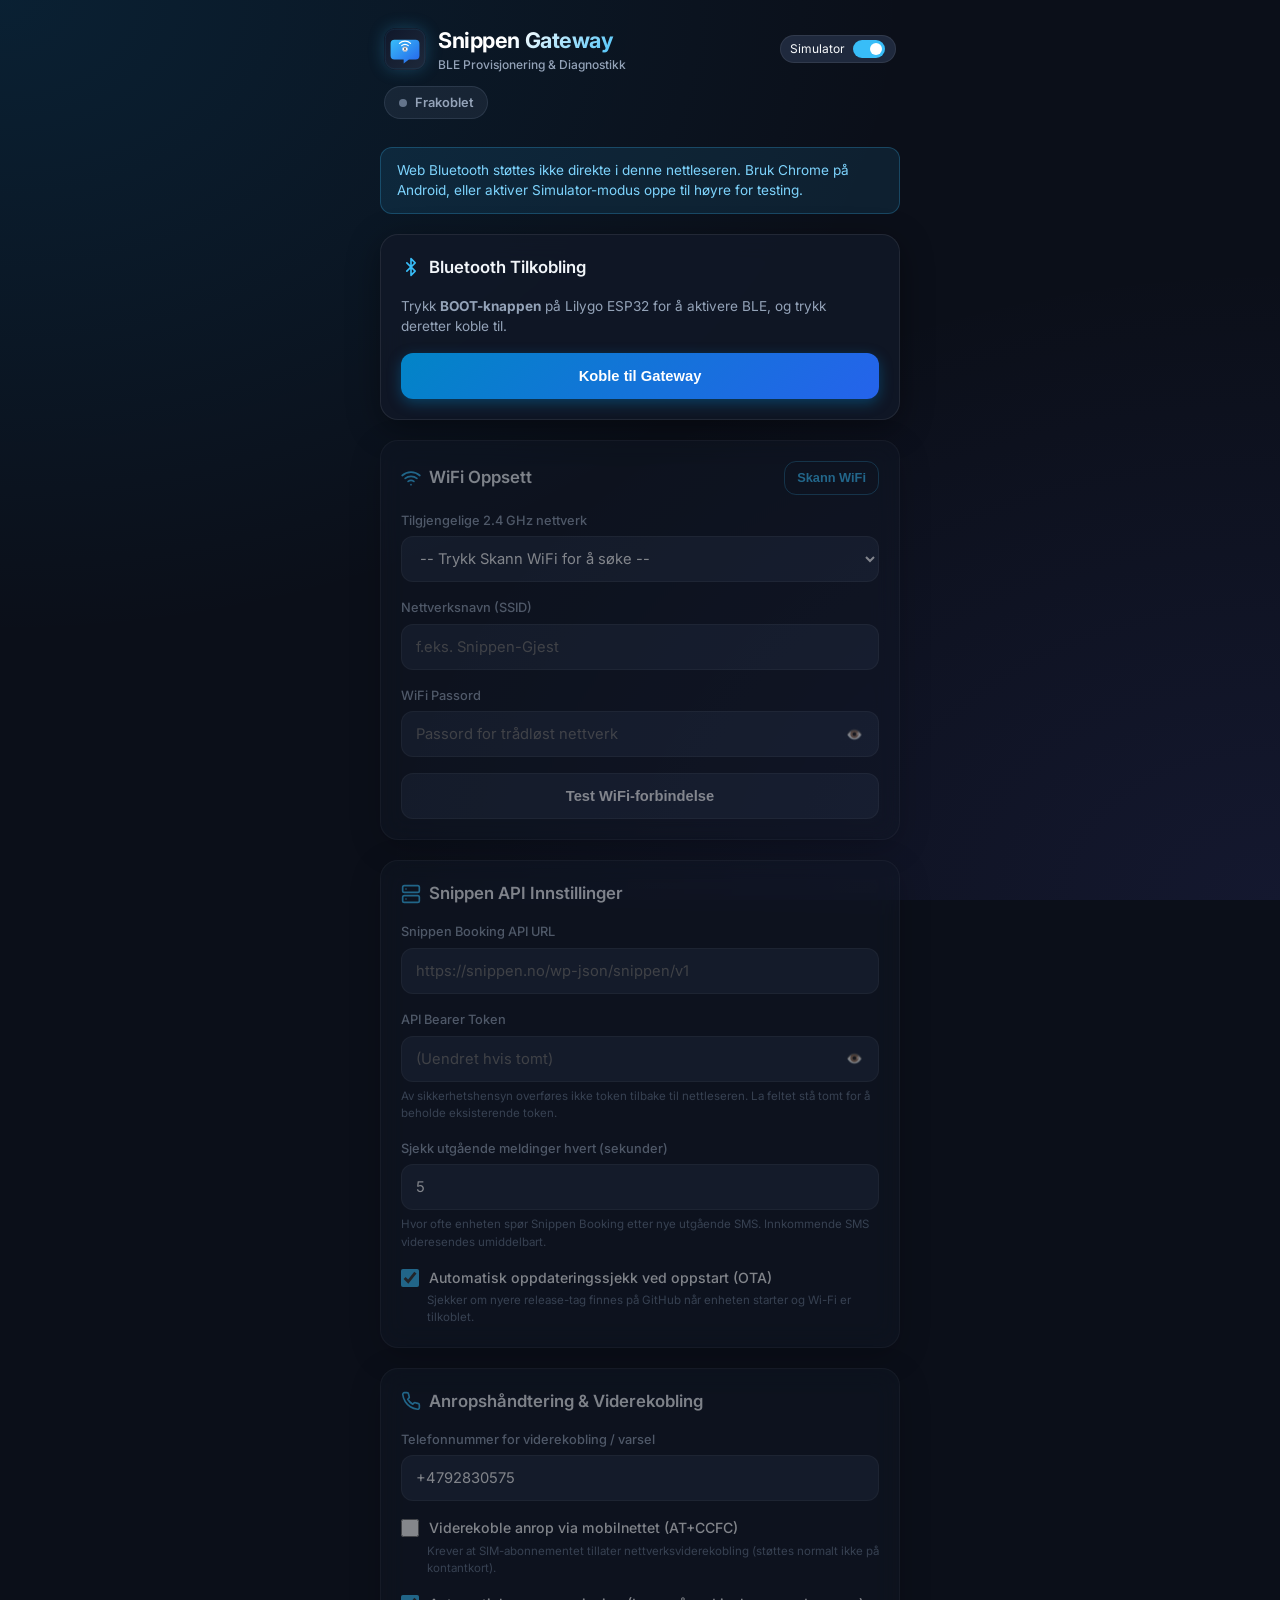
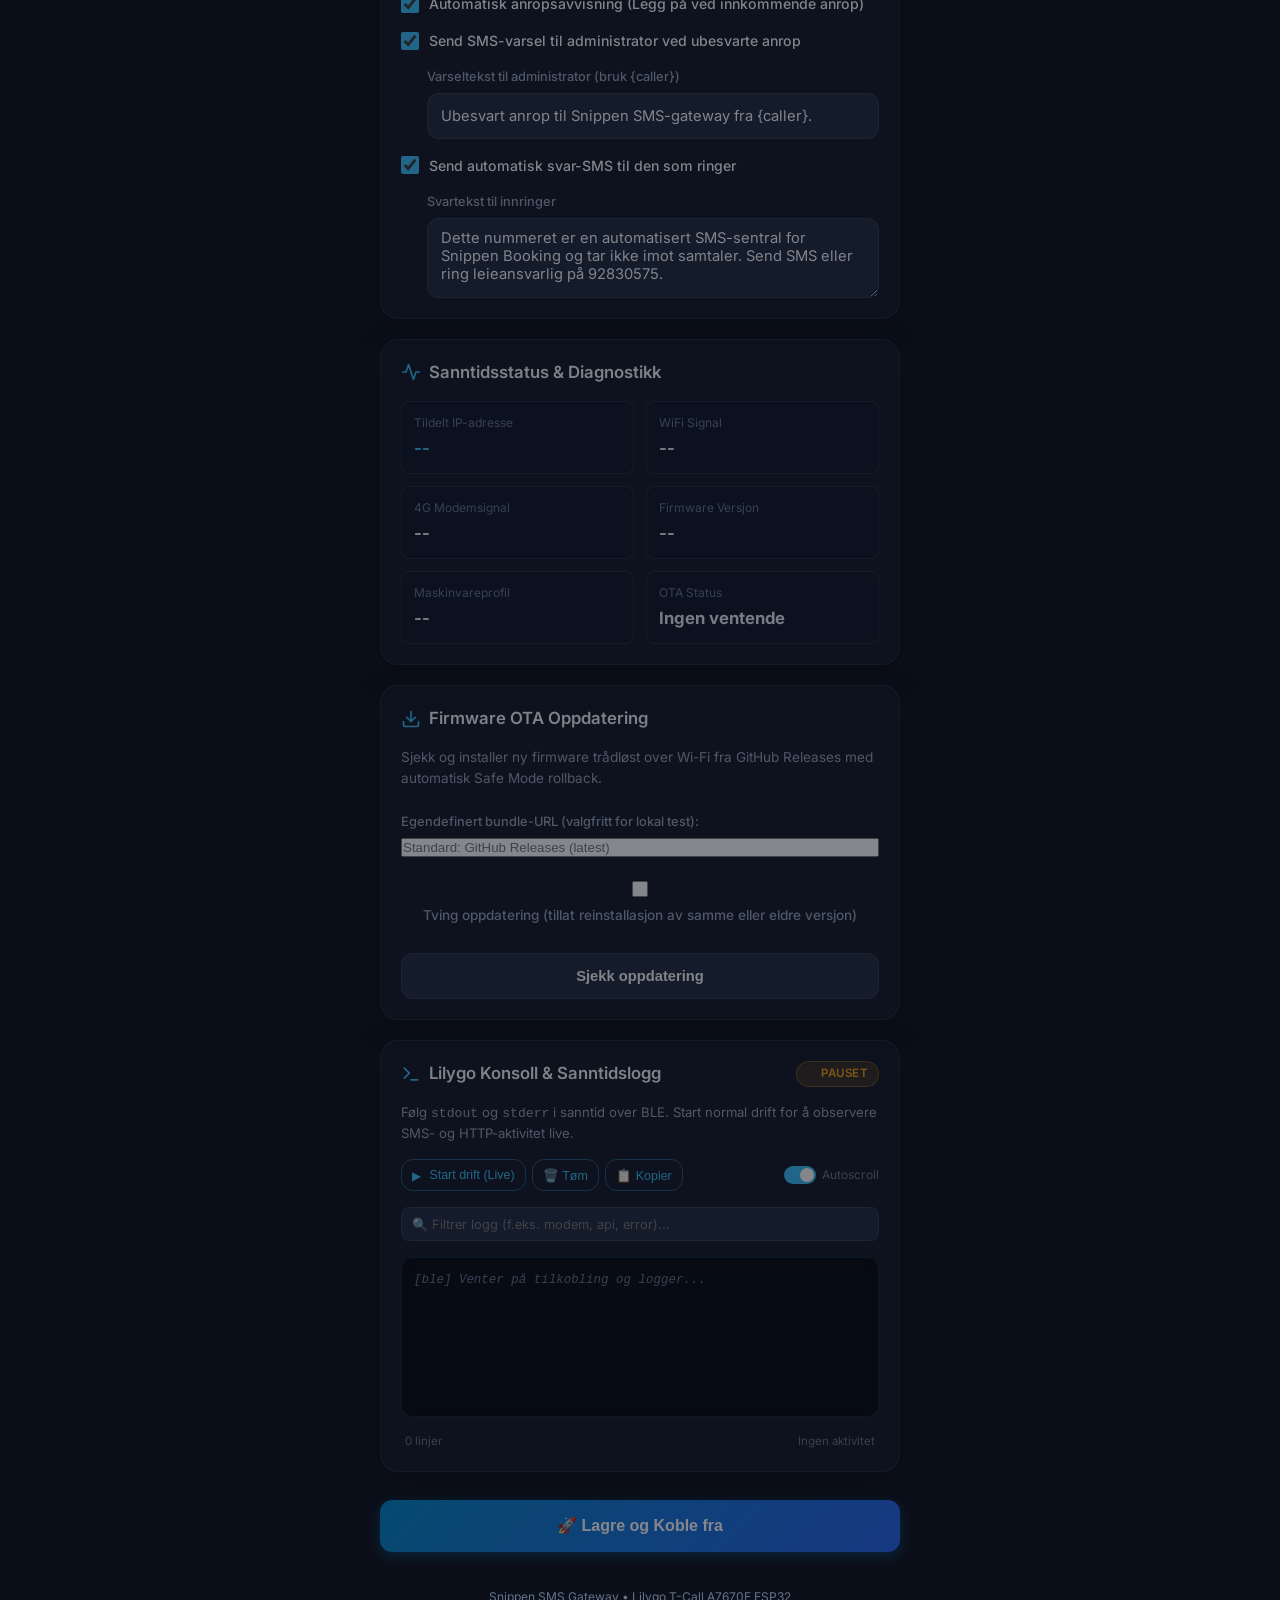
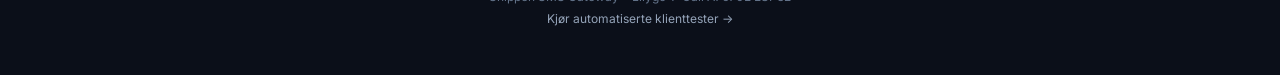
<file: tools/web-config/index.html>
<!DOCTYPE html>
<html lang="no">
<head>
  <meta charset="UTF-8">
  <meta name="viewport" content="width=device-width, initial-scale=1.0, maximum-scale=1.0, user-scalable=no">
  <meta name="theme-color" content="#0284c7">
  <meta name="description" content="Bluetooth Low Energy konfigurasjon og diagnostikk for Snippen SMS Gateway (Lilygo ESP32)">
  <meta name="apple-mobile-web-app-capable" content="yes">
  <meta name="apple-mobile-web-app-status-bar-style" content="black-translucent">
  <link rel="manifest" href="manifest.json">
  <link rel="icon" type="image/svg+xml" href="assets/icon.svg">
  <link rel="apple-touch-icon" href="assets/icon.svg">

  <link rel="preconnect" href="https://fonts.googleapis.com">
  <link rel="preconnect" href="https://fonts.gstatic.com" crossorigin>
  <link href="https://fonts.googleapis.com/css2?family=Inter:wght@400;500;600;700&display=swap" rel="stylesheet">

  <link rel="stylesheet" href="css/styles.css?v=0.31.5">
  <title>Snippen SMS Gateway | Konfigurasjon</title>
</head>
<body>

  <main class="app-container">
    <!-- Header -->
    <header class="app-header">
      <div class="header-top">
        <div class="brand">
          <img src="assets/icon.svg" alt="Snippen Logo" class="brand-icon">
          <div>
            <h1 class="brand-title">Snippen Gateway</h1>
            <div class="brand-subtitle">BLE Provisjonering & Diagnostikk</div>
          </div>
        </div>

        <!-- Simulator Mode Toggle -->
        <div class="mode-toggle-wrapper" title="Veksle mellom ekte Bluetooth og simulator">
          <span>Simulator</span>
          <label class="switch" for="simulator-toggle">
            <input type="checkbox" id="simulator-toggle">
            <span class="slider"></span>
          </label>
        </div>
      </div>

      <div class="status-pill disconnected" id="connection-pill">
        <span class="status-dot"></span>
        <span id="connection-label">Frakoblet</span>
      </div>
    </header>

    <!-- Global Feedback Banner -->
    <div id="feedback-banner" class="feedback-box">
      <span id="feedback-text">Melding</span>
    </div>

    <!-- Card 1: Connection -->
    <section class="card" id="card-connection">
      <div class="card-header">
        <h2 class="card-title">
          <svg width="20" height="20" viewBox="0 0 24 24" fill="none" stroke="currentColor" stroke-width="2" stroke-linecap="round" stroke-linejoin="round">
            <path d="M7 7l10 10-5 5V2l5 5L7 17"></path>
          </svg>
          Bluetooth Tilkobling
        </h2>
        <span id="device-mac" style="font-size: 0.75rem; color: var(--text-muted);"></span>
      </div>

      <p style="font-size: 0.85rem; color: var(--text-secondary);">
        Trykk <strong>BOOT-knappen</strong> på Lilygo ESP32 for å aktivere BLE, og trykk deretter koble til.
      </p>

      <div class="btn-row">
        <button type="button" class="btn btn-primary" id="btn-connect">
          <span class="spinner" id="spinner-connect"></span>
          <span id="btn-connect-text">Koble til Gateway</span>
        </button>
        <button type="button" class="btn btn-danger" id="btn-disconnect" style="display: none;">
          Koble fra
        </button>
      </div>
    </section>

    <!-- Card 2: WiFi Settings -->
    <section class="card" id="card-wifi" style="opacity: 0.5; pointer-events: none;">
      <div class="card-header">
        <h2 class="card-title">
          <svg width="20" height="20" viewBox="0 0 24 24" fill="none" stroke="currentColor" stroke-width="2" stroke-linecap="round" stroke-linejoin="round">
            <path d="M5 12.55a11 11 0 0 1 14.08 0"></path>
            <path d="M1.42 9a16 16 0 0 1 21.16 0"></path>
            <path d="M8.53 16.11a6 6 0 0 1 6.95 0"></path>
            <line x1="12" y1="20" x2="12.01" y2="20"></line>
          </svg>
          WiFi Oppsett
        </h2>
        <button type="button" class="btn btn-outline" id="btn-scan-wifi" style="height: 34px; padding: 0 0.75rem; font-size: 0.8rem;">
          <span class="spinner" id="spinner-scan"></span>
          <span>Skann WiFi</span>
        </button>
      </div>

      <div class="form-group">
        <label for="wifi-ssid-select">Tilgjengelige 2.4 GHz nettverk</label>
        <select id="wifi-ssid-select">
          <option value="">-- Trykk Skann WiFi for å søke --</option>
        </select>
      </div>

      <div class="form-group">
        <label for="wifi-ssid-manual">Nettverksnavn (SSID)</label>
        <input type="text" id="wifi-ssid-manual" placeholder="f.eks. Snippen-Gjest">
      </div>

      <div class="form-group">
        <label for="wifi-password">WiFi Passord</label>
        <div class="input-wrapper">
          <input type="password" id="wifi-password" autocomplete="new-password" placeholder="Passord for trådløst nettverk">
          <button type="button" class="toggle-password-btn" id="btn-toggle-wifi-pw" title="Vis/skjul passord">
            👁️
          </button>
        </div>
      </div>

      <button type="button" class="btn btn-secondary" id="btn-test-wifi">
        <span class="spinner" id="spinner-test"></span>
        <span>Test WiFi-forbindelse</span>
      </button>

      <div id="wifi-test-feedback" class="feedback-box">
        <span id="wifi-test-text"></span>
      </div>
    </section>

    <!-- Card 3: Gateway & API Settings -->
    <section class="card" id="card-api" style="opacity: 0.5; pointer-events: none;">
      <div class="card-header">
        <h2 class="card-title">
          <svg width="20" height="20" viewBox="0 0 24 24" fill="none" stroke="currentColor" stroke-width="2" stroke-linecap="round" stroke-linejoin="round">
            <rect x="2" y="2" width="20" height="8" rx="2" ry="2"></rect>
            <rect x="2" y="14" width="20" height="8" rx="2" ry="2"></rect>
            <line x1="6" y1="6" x2="6.01" y2="6"></line>
            <line x1="6" y1="18" x2="6.01" y2="18"></line>
          </svg>
          Snippen API Innstillinger
        </h2>
      </div>

      <div class="form-group">
        <label for="api-base-url">Snippen Booking API URL</label>
        <input type="text" id="api-base-url" placeholder="https://snippen.no/wp-json/snippen/v1">
      </div>

      <div class="form-group">
        <label for="api-token">API Bearer Token</label>
        <div class="input-wrapper">
          <input type="password" id="api-token" autocomplete="new-password" placeholder="(Uendret hvis tomt)">
          <button type="button" class="toggle-password-btn" id="btn-toggle-api-token" title="Vis/skjul token">
            👁️
          </button>
        </div>
        <small style="font-size: 0.72rem; color: var(--text-muted);">
          Av sikkerhetshensyn overføres ikke token tilbake til nettleseren. La feltet stå tomt for å beholde eksisterende token.
        </small>
      </div>

      <div class="form-group">
        <label for="poll-interval">Sjekk utgående meldinger hvert (sekunder)</label>
        <input type="number" id="poll-interval" min="2" max="60" value="5">
        <small style="font-size: 0.72rem; color: var(--text-muted);">
          Hvor ofte enheten spør Snippen Booking etter nye utgående SMS. Innkommende SMS videresendes umiddelbart.
        </small>
      </div>

      <div class="form-group" style="gap: 0.25rem;">
        <label class="checkbox-label" for="ota-check-on-boot">
          <input type="checkbox" id="ota-check-on-boot" checked>
          <span>Automatisk oppdateringssjekk ved oppstart (OTA)</span>
        </label>
        <small style="font-size: 0.72rem; color: var(--text-muted); margin-left: 1.6rem;">
          Sjekker om nyere release-tag finnes på GitHub når enheten starter og Wi-Fi er tilkoblet.
        </small>
      </div>
    </section>

    <!-- Card 4: Call Handling & Forwarding -->
    <section class="card" id="card-calls" style="opacity: 0.5; pointer-events: none;">
      <div class="card-header">
        <h2 class="card-title">
          <svg width="20" height="20" viewBox="0 0 24 24" fill="none" stroke="currentColor" stroke-width="2" stroke-linecap="round" stroke-linejoin="round">
            <path d="M22 16.92v3a2 2 0 0 1-2.18 2 19.79 19.79 0 0 1-8.63-3.07 19.5 19.5 0 0 1-6-6 19.79 19.79 0 0 1-3.07-8.67A2 2 0 0 1 4.11 2h3a2 2 0 0 1 2 1.72 12.84 12.84 0 0 0 .7 2.81 2 2 0 0 1-.45 2.11L8.09 9.91a16 16 0 0 0 6 6l1.27-1.27a2 2 0 0 1 2.11-.45 12.84 12.84 0 0 0 2.81.7A2 2 0 0 1 22 16.92z"></path>
          </svg>
          Anropshåndtering & Viderekobling
        </h2>
      </div>

      <div class="form-group">
        <label for="call-forwarding-number">Telefonnummer for viderekobling / varsel</label>
        <input type="tel" id="call-forwarding-number" placeholder="+4792830575" value="+4792830575">
      </div>

      <div class="form-group" style="gap: 0.25rem;">
        <label class="checkbox-label" for="call-forwarding-enabled">
          <input type="checkbox" id="call-forwarding-enabled">
          <span>Viderekoble anrop via mobilnettet (AT+CCFC)</span>
        </label>
        <small style="font-size: 0.72rem; color: var(--text-muted); margin-left: 1.6rem;">
          Krever at SIM-abonnementet tillater nettverksviderekobling (støttes normalt ikke på kontantkort).
        </small>
      </div>

      <div class="form-group">
        <label class="checkbox-label" for="call-reject-enabled">
          <input type="checkbox" id="call-reject-enabled" checked>
          <span>Automatisk anropsavvisning (Legg på ved innkommende anrop)</span>
        </label>
      </div>

      <div class="form-group">
        <label class="checkbox-label" for="call-notify-admin-enabled">
          <input type="checkbox" id="call-notify-admin-enabled" checked>
          <span>Send SMS-varsel til administrator ved ubesvarte anrop</span>
        </label>
      </div>

      <div class="form-group" style="margin-left: 1.6rem;">
        <label for="call-notify-admin-text">Varseltekst til administrator (bruk {caller})</label>
        <input type="text" id="call-notify-admin-text" value="Ubesvart anrop til Snippen SMS-gateway fra {caller}.">
      </div>

      <div class="form-group">
        <label class="checkbox-label" for="call-reply-caller-enabled">
          <input type="checkbox" id="call-reply-caller-enabled" checked>
          <span>Send automatisk svar-SMS til den som ringer</span>
        </label>
      </div>

      <div class="form-group" style="margin-left: 1.6rem;">
        <label for="call-reply-caller-text">Svartekst til innringer</label>
        <textarea id="call-reply-caller-text" rows="3">Dette nummeret er en automatisert SMS-sentral for Snippen Booking og tar ikke imot samtaler. Send SMS eller ring leieansvarlig på 92830575.</textarea>
      </div>
    </section>

    <!-- Card 5: Telemetry -->
    <section class="card" id="card-telemetry" style="opacity: 0.5; pointer-events: none;">
      <div class="card-header">
        <h2 class="card-title">
          <svg width="20" height="20" viewBox="0 0 24 24" fill="none" stroke="currentColor" stroke-width="2" stroke-linecap="round" stroke-linejoin="round">
            <polyline points="22 12 18 12 15 21 9 3 6 12 2 12"></polyline>
          </svg>
          Sanntidsstatus & Diagnostikk
        </h2>
      </div>

      <div class="telemetry-grid">
        <div class="metric-card">
          <span class="metric-label">Tildelt IP-adresse</span>
          <span class="metric-val highlight" id="tel-ip">--</span>
        </div>
        <div class="metric-card">
          <span class="metric-label">WiFi Signal</span>
          <span class="metric-val" id="tel-wifi-rssi">--</span>
        </div>
        <div class="metric-card">
          <span class="metric-label">4G Modemsignal</span>
          <span class="metric-val" id="tel-cellular">--</span>
        </div>
        <div class="metric-card">
          <span class="metric-label">Firmware Versjon</span>
          <span class="metric-val" id="tel-version">--</span>
        </div>
        <div class="metric-card">
          <span class="metric-label">Maskinvareprofil</span>
          <span class="metric-val" id="tel-board-profile">--</span>
        </div>
        <div class="metric-card">
          <span class="metric-label">OTA Status</span>
          <span class="metric-val" id="tel-ota">Ingen ventende</span>
        </div>
      </div>

      <!-- Notification banner when newer firmware is available (Issue #130) -->
      <div id="ota-banner" class="ota-update-banner" style="display: none; margin-top: 1rem;">
        <div class="ota-banner-content">
          <span class="ota-banner-icon">🔔</span>
          <div class="ota-banner-text">
            <strong>Ny firmware tilgjengelig:</strong> <span id="ota-banner-version">--</span>
            <div style="font-size: 0.75rem; color: var(--text-muted);">
              Installert: <span id="ota-banner-installed">--</span>. Enheten kan oppgraderes over Wi-Fi.
            </div>
          </div>
        </div>
        <button type="button" class="btn btn-sm btn-primary" id="btn-banner-upgrade" style="margin-left: auto;">
          🚀 Oppgrader firmware
        </button>
      </div>
    </section>

    <!-- Card: Firmware OTA Update -->
    <section class="card" id="card-ota" style="opacity: 0.5; pointer-events: none;">
      <div class="card-header">
        <h2 class="card-title">
          <svg width="20" height="20" viewBox="0 0 24 24" fill="none" stroke="currentColor" stroke-width="2" stroke-linecap="round" stroke-linejoin="round">
            <path d="M21 15v4a2 2 0 0 1-2 2H5a2 2 0 0 1-2-2v-4"></path>
            <polyline points="7 10 12 15 17 10"></polyline>
            <line x1="12" y1="15" x2="12" y2="3"></line>
          </svg>
          Firmware OTA Oppdatering
        </h2>
      </div>

      <p style="font-size: 0.85rem; color: var(--text-secondary);">
        Sjekk og installer ny firmware trådløst over Wi-Fi fra GitHub Releases med automatisk Safe Mode rollback.
      </p>

      <div class="form-group" style="margin-top: 8px; margin-bottom: 8px;">
        <label for="input-ota-url" class="form-label" style="font-size: 0.8rem;">Egendefinert bundle-URL (valgfritt for lokal test):</label>
        <input type="url" id="input-ota-url" class="form-input" placeholder="Standard: GitHub Releases (latest)" />
      </div>

      <div class="form-group" style="margin-bottom: 12px; display: flex; align-items: center; gap: 8px;">
        <input type="checkbox" id="check-ota-force" style="cursor: pointer; width: 16px; height: 16px;" />
        <label for="check-ota-force" class="form-label" style="margin-bottom: 0; font-size: 0.85rem; cursor: pointer;">
          Tving oppdatering (tillat reinstallasjon av samme eller eldre versjon)
        </label>
      </div>

      <div class="btn-row">
        <button type="button" class="btn btn-secondary" id="btn-check-ota">
          <span class="spinner" id="spinner-check-ota"></span>
          <span>Sjekk oppdatering</span>
        </button>
        <button type="button" class="btn btn-primary" id="btn-start-ota" style="display: none;">
          <span class="spinner" id="spinner-start-ota"></span>
          <span>🚀 Oppgrader firmware</span>
        </button>
      </div>

      <div id="ota-feedback" class="feedback-box">
        <span id="ota-feedback-text"></span>
      </div>
    </section>

    <!-- Card 5: Live Console & Logs -->
    <section class="card" id="card-console" style="opacity: 0.5; pointer-events: none;">
      <div class="card-header">
        <h2 class="card-title">
          <svg width="20" height="20" viewBox="0 0 24 24" fill="none" stroke="currentColor" stroke-width="2" stroke-linecap="round" stroke-linejoin="round">
            <polyline points="4 17 10 11 4 5"></polyline>
            <line x1="12" y1="19" x2="20" y2="19"></line>
          </svg>
          Lilygo Konsoll & Sanntidslogg
        </h2>
        <div class="console-status-pill" id="operations-status-pill">
          <span class="status-dot"></span>
          <span id="operations-status-label">Pauset</span>
        </div>
      </div>

      <p style="font-size: 0.82rem; color: var(--text-secondary); margin: 0;">
        Følg <code>stdout</code> og <code>stderr</code> i sanntid over BLE. Start normal drift for å observere SMS- og HTTP-aktivitet live.
      </p>

      <!-- Console Control Toolbar -->
      <div class="console-toolbar">
        <div class="btn-group-sm">
          <button type="button" class="btn btn-outline btn-sm" id="btn-toggle-operations" title="Start eller pause full gateway-drift i bakgrunnen">
            <span id="btn-operations-icon">▶</span>
            <span id="btn-operations-text">Start drift (Live)</span>
          </button>
          <button type="button" class="btn btn-outline btn-sm" id="btn-clear-logs" title="Tøm konsollvindu">
            🗑️ Tøm
          </button>
          <button type="button" class="btn btn-outline btn-sm" id="btn-copy-logs" title="Kopier logg til utklippstavle">
            📋 Kopier
          </button>
        </div>

        <div class="console-toggle-wrapper">
          <label class="switch switch-sm" for="autoscroll-toggle" title="Automatisk rulling til bunnen ved nye logglinjer">
            <input type="checkbox" id="autoscroll-toggle" checked>
            <span class="slider round"></span>
          </label>
          <span style="font-size: 0.75rem; color: var(--text-muted);">Autoscroll</span>
        </div>
      </div>

      <!-- Filter bar -->
      <div class="console-filter-wrapper">
        <input type="text" id="log-filter-input" class="console-filter-input" placeholder="🔍 Filtrer logg (f.eks. modem, api, error)...">
      </div>

      <!-- Terminal window -->
      <div class="terminal-box" id="terminal-container">
        <pre class="terminal-content" id="terminal-log-output"><span class="log-line log-dim">[ble] Venter på tilkobling og logger...</span></pre>
      </div>
      <div class="terminal-footer">
        <span id="log-counter" style="font-size: 0.72rem; color: var(--text-muted);">0 linjer</span>
        <span id="log-last-activity" style="font-size: 0.72rem; color: var(--text-muted);">Ingen aktivitet</span>
      </div>
    </section>

    <!-- Action Bar -->
    <div id="action-bar" style="opacity: 0.5; pointer-events: none; margin-top: 0.5rem;">
      <button type="button" class="btn btn-primary btn-block" id="btn-apply-exit" style="height: 52px; font-size: 1rem;">
        <span class="spinner" id="spinner-apply"></span>
        <span>🚀 Lagre og Koble fra</span>
      </button>
    </div>

    <footer class="app-footer">
      <p>Snippen SMS Gateway &bull; Lilygo T-Call A7670E ESP32</p>
      <p style="margin-top: 0.25rem;">
        <a href="test/test.html" target="_blank">Kjør automatiserte klienttester &rarr;</a>
      </p>
    </footer>
  </main>

  <script type="module" src="js/app.js?v=0.31.5"></script>
</body>
</html>
</file>
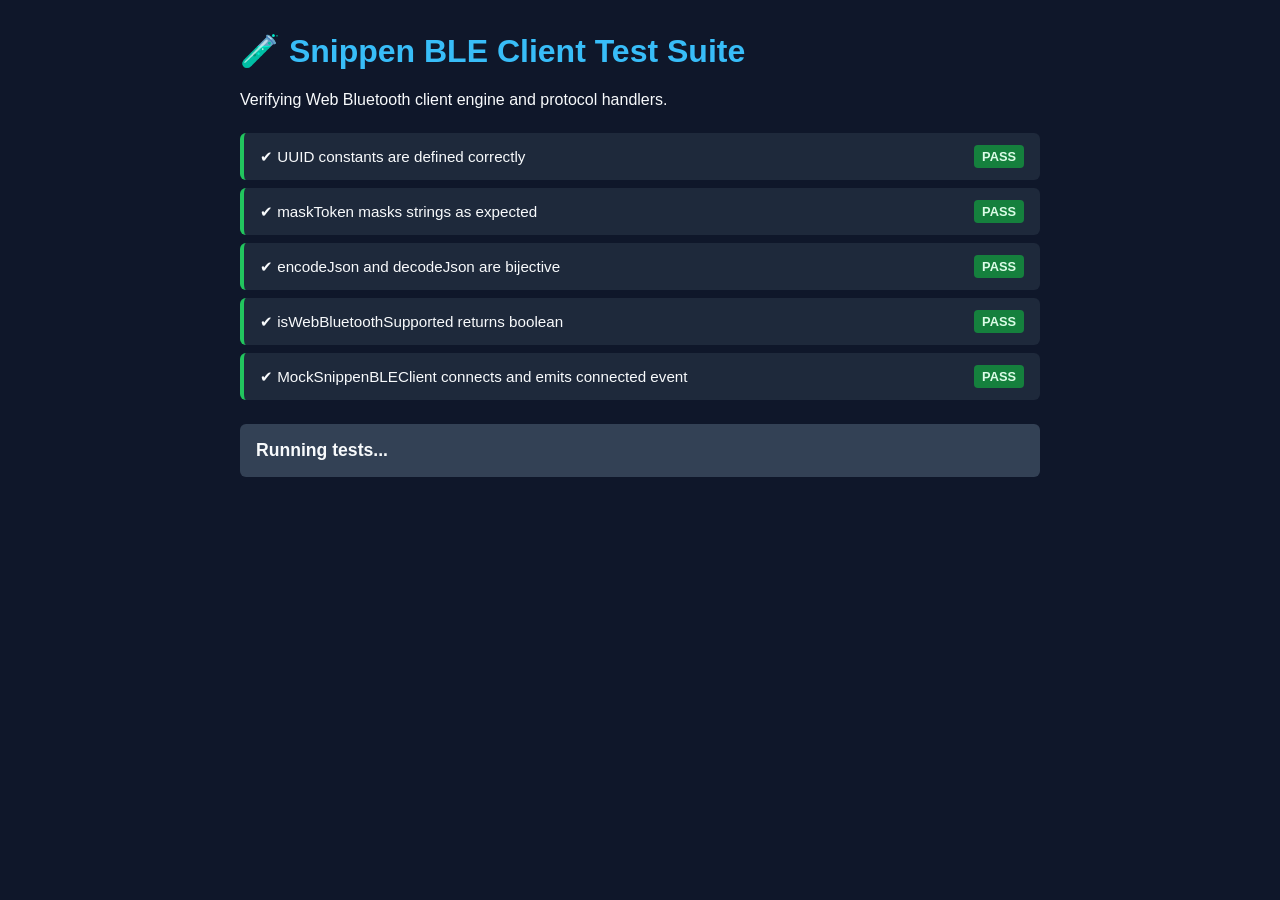
<file: tools/web-config/test/test.html>
<!DOCTYPE html>
<html lang="en">
<head>
  <meta charset="UTF-8">
  <meta name="viewport" content="width=device-width, initial-scale=1.0">
  <title>Snippen BLE Client Tests</title>
  <style>
    body {
      font-family: -apple-system, BlinkMacSystemFont, 'Segoe UI', Roboto, sans-serif;
      max-width: 800px;
      margin: 2rem auto;
      padding: 0 1rem;
      background: #0f172a;
      color: #f8fafc;
    }
    h1 { color: #38bdf8; }
    .test-suite { margin-top: 1.5rem; }
    .test-case {
      padding: 0.75rem 1rem;
      margin-bottom: 0.5rem;
      border-radius: 6px;
      display: flex;
      justify-content: space-between;
      align-items: center;
      background: #1e293b;
      font-size: 0.95rem;
    }
    .test-case.pass { border-left: 4px solid #22c55e; }
    .test-case.fail { border-left: 4px solid #ef4444; background: #3f1d24; }
    .status-badge {
      font-weight: bold;
      font-size: 0.8rem;
      padding: 0.25rem 0.5rem;
      border-radius: 4px;
    }
    .status-badge.pass { background: #15803d; color: #dcfce7; }
    .status-badge.fail { background: #b91c1c; color: #fee2e2; }
    #summary {
      margin-top: 1.5rem;
      padding: 1rem;
      border-radius: 6px;
      font-weight: bold;
      font-size: 1.1rem;
      background: #334155;
    }
  </style>
</head>
<body>
  <h1>🧪 Snippen BLE Client Test Suite</h1>
  <p>Verifying Web Bluetooth client engine and protocol handlers.</p>
  <div id="results" class="test-suite"></div>
  <div id="summary">Running tests...</div>

  <script type="module">
    import {
      SERVICE_UUID,
      CHAR_CONFIG_UUID,
      CHAR_STATUS_UUID,
      CHAR_COMMAND_UUID,
      CHAR_LOGS_UUID,
      DEVICE_NAME_PREFIX,
      maskToken,
      encodeJson,
      decodeJson,
      isWebBluetoothSupported,
      SnippenBLEClient,
      MockSnippenBLEClient
    } from '../js/ble.js';

    const resultsEl = document.getElementById('results');
    const summaryEl = document.getElementById('summary');
    let passed = 0;
    let failed = 0;

    function assert(condition, message) {
      if (!condition) {
        throw new Error(message || 'Assertion failed');
      }
    }

    async function runTest(name, fn) {
      const row = document.createElement('div');
      row.className = 'test-case';
      try {
        await fn();
        passed++;
        row.classList.add('pass');
        row.innerHTML = `<span>✔ ${name}</span><span class="status-badge pass">PASS</span>`;
      } catch (err) {
        failed++;
        row.classList.add('fail');
        row.innerHTML = `<span>✖ ${name} - <small>${err.message}</small></span><span class="status-badge fail">FAIL</span>`;
        console.error(`Test failed: ${name}`, err);
      }
      resultsEl.appendChild(row);
    }

    async function runAll() {
      await runTest('UUID constants are defined correctly', () => {
        assert(SERVICE_UUID === '6e400001-b5a3-f393-e0a9-e50e24dcca9e', 'Invalid SERVICE_UUID');
        assert(CHAR_CONFIG_UUID === '6e400002-b5a3-f393-e0a9-e50e24dcca9e', 'Invalid CHAR_CONFIG_UUID');
        assert(CHAR_STATUS_UUID === '6e400003-b5a3-f393-e0a9-e50e24dcca9e', 'Invalid CHAR_STATUS_UUID');
        assert(CHAR_COMMAND_UUID === '6e400004-b5a3-f393-e0a9-e50e24dcca9e', 'Invalid CHAR_COMMAND_UUID');
        assert(CHAR_LOGS_UUID === '6e400005-b5a3-f393-e0a9-e50e24dcca9e', 'Invalid CHAR_LOGS_UUID');
        assert(DEVICE_NAME_PREFIX === 'Snippen-SMS', 'Invalid DEVICE_NAME_PREFIX');
      });

      await runTest('maskToken masks strings as expected', () => {
        assert(maskToken('') === '', 'Empty token should return empty');
        assert(maskToken('short') === '******', 'Short token (<=6 chars) should return asterisks');
        assert(maskToken('abcdefghij') === 'ab****ij', 'Standard token should mask middle characters');
      });

      await runTest('encodeJson and decodeJson are bijective', () => {
        const obj = { wifi_ssid: 'TestSSID', rssi: -45, active: true };
        const encoded = encodeJson(obj);
        assert(encoded instanceof Uint8Array, 'Should return Uint8Array');
        const decoded = decodeJson(encoded);
        assert(decoded.wifi_ssid === 'TestSSID', 'Decoded SSID mismatch');
        assert(decoded.rssi === -45, 'Decoded RSSI mismatch');
        assert(decoded.active === true, 'Decoded boolean mismatch');

        // Verify DataView and ArrayBuffer inputs decode identically
        const dv = new DataView(encoded.buffer, encoded.byteOffset, encoded.byteLength);
        const fromDv = decodeJson(dv);
        assert(fromDv.wifi_ssid === 'TestSSID', 'DataView SSID mismatch');

        const ab = encoded.buffer;
        const fromAb = decodeJson(ab);
        assert(fromAb.wifi_ssid === 'TestSSID', 'ArrayBuffer SSID mismatch');
      });

      await runTest('isWebBluetoothSupported returns boolean', () => {
        const sup = isWebBluetoothSupported();
        assert(typeof sup === 'boolean', 'Must return boolean');
      });

      await runTest('MockSnippenBLEClient connects and emits connected event', async () => {
        const client = new MockSnippenBLEClient();
        let eventFired = false;
        client.addEventListener('connected', (e) => {
          eventFired = true;
          assert(e.detail.deviceName.includes('Snippen-SMS'), 'Device name mismatch');
        });
        const details = await client.connect();
        assert(client.isConnected === true, 'Client should be marked connected');
        assert(eventFired === true, 'Connected event did not fire');
        assert(details.deviceId === 'mock-device-id', 'Device ID mismatch');
      });

      await runTest('MockSnippenBLEClient reads and writes config', async () => {
        const client = new MockSnippenBLEClient();
        await client.connect();
        const cfg = await client.readConfig();
        assert(cfg.wifi_ssid === 'Snippen-Local', 'Initial SSID mismatch');
        assert(cfg.call_forwarding_number === '+4792830575', 'Initial call forwarding number mismatch');
        assert(cfg.call_reject_enabled === true, 'Call reject should be enabled by default');

        await client.writeConfig({
          wifi_ssid: 'NewSSID',
          snippen_api_token: 'supersecrettoken123',
          call_reject_enabled: false,
        });
        const updated = await client.readConfig();
        assert(updated.wifi_ssid === 'NewSSID', 'Updated SSID mismatch');
        assert(updated.snippen_api_token === 'su****23', 'Token should be masked');
        assert(updated.call_reject_enabled === false, 'Call reject should be false');
      });

      await runTest('MockSnippenBLEClient runs scanWifi and testWifi commands', async () => {
        const client = new MockSnippenBLEClient();
        await client.connect();
        const networks = await client.scanWifi();
        assert(Array.isArray(networks) && networks.length > 0, 'Networks should be a non-empty array');
        assert(networks[0].ssid === 'Snippen-Local', 'Network SSID mismatch');

        const testRes = await client.testWifi('NewSSID', 'password123');
        assert(testRes.status === 'ok', 'Status should be ok');
        assert(testRes.connected === true, 'Should be connected');
        assert(testRes.ip === '192.168.1.142', 'IP should be present');
      });

      await runTest('MockSnippenBLEClient applyAndExit triggers disconnect', async () => {
        const client = new MockSnippenBLEClient();
        await client.connect();
        let disconnectFired = false;
        client.addEventListener('disconnected', () => {
          disconnectFired = true;
        });
        const res = await client.applyAndExit();
        assert(res.status === 'ok', 'Apply status should be ok');
        await new Promise((r) => setTimeout(r, 200));
        assert(client.isConnected === false, 'Should be disconnected');
        assert(disconnectFired === true, 'Disconnect event should have fired');
      });

      await runTest('SnippenBLEClient enforces connection check before commands', async () => {
        const client = new SnippenBLEClient();
        let threw = false;
        try {
          await client.scanWifi();
        } catch (err) {
          threw = true;
          assert(err.message.includes('Not connected'), 'Error message mismatch');
        }
        assert(threw, 'Should have thrown Not connected error');
      });

      await runTest('MockSnippenBLEClient supports live operations and log events', async () => {
        const client = new MockSnippenBLEClient();
        const logsReceived = [];
        client.addEventListener('log', (e) => {
          logsReceived.push(e.detail.line);
        });

        await client.connect();
        await new Promise((r) => setTimeout(r, 150));
        assert(logsReceived.length > 0, 'Should have received initial mock logs upon connect');

        const opRes = await client.startOperations();
        assert(opRes.status === 'ok', 'startOperations status should be ok');
        assert(opRes.live_operations === true, 'live_operations should be true');

        const logs = await client.getLogs(10);
        assert(Array.isArray(logs) && logs.length > 0, 'getLogs should return non-empty array');

        const stopRes = await client.stopOperations();
        assert(stopRes.status === 'ok', 'stopOperations status should be ok');
        assert(stopRes.live_operations === false, 'live_operations should be false');

        await client.clearLogs();
        const emptyLogs = await client.getLogs();
        assert(emptyLogs.length === 0, 'Logs should be empty after clearLogs');
        await client.disconnect();
      });

      await runTest('MockSnippenBLEClient supports checkOta and startOta', async () => {
        const client = new MockSnippenBLEClient();
        await client.connect();
        const checkRes = await client.checkOta();
        assert(checkRes.status === 'ok', 'checkOta status should be ok');
        assert(checkRes.update_available === true, 'update_available should be true');

        const startRes = await client.startOta();
        assert(startRes.status === 'ok', 'startOta status should be ok');
        assert(startRes.cmd === 'ota_update', 'startOta should send ota_update command');
        await client.disconnect();
      });

      summaryEl.textContent = `All tests completed: ${passed} passed, ${failed} failed.`;
      summaryEl.style.background = failed === 0 ? '#14532d' : '#7f1d1d';
    }

    runAll();
  </script>
</body>
</html>
</file>
<file: tools/web-config/css/styles.css>
:root {
  --bg-main: #0b0f19;
  --bg-card: rgba(17, 24, 39, 0.85);
  --bg-card-hover: rgba(24, 32, 51, 0.95);
  --bg-input: #1f293d;
  --border-subtle: rgba(255, 255, 255, 0.08);
  --border-focus: #38bdf8;

  --text-primary: #f8fafc;
  --text-secondary: #94a3b8;
  --text-muted: #64748b;

  --accent-blue: #0284c7;
  --accent-cyan: #38bdf8;
  --accent-cyan-glow: rgba(56, 189, 248, 0.25);
  --success: #10b981;
  --success-bg: rgba(16, 185, 129, 0.15);
  --warning: #f59e0b;
  --warning-bg: rgba(245, 158, 11, 0.15);
  --danger: #ef4444;
  --danger-bg: rgba(239, 68, 68, 0.15);

  --radius-sm: 8px;
  --radius-md: 12px;
  --radius-lg: 18px;
  --radius-full: 9999px;

  --shadow-card: 0 8px 32px 0 rgba(0, 0, 0, 0.37);
  --shadow-btn: 0 4px 14px 0 rgba(2, 132, 199, 0.39);
  --transition-fast: 0.2s cubic-bezier(0.4, 0, 0.2, 1);
}

* {
  box-sizing: border-box;
  margin: 0;
  padding: 0;
  -webkit-tap-highlight-color: transparent;
}

body {
  font-family: 'Inter', -apple-system, BlinkMacSystemFont, 'Segoe UI', Roboto, sans-serif;
  background-color: var(--bg-main);
  background-image:
    radial-gradient(at 0% 0%, rgba(2, 132, 199, 0.15) 0px, transparent 50%),
    radial-gradient(at 100% 100%, rgba(99, 102, 241, 0.1) 0px, transparent 50%);
  background-attachment: fixed;
  color: var(--text-primary);
  min-height: 100vh;
  display: flex;
  flex-direction: column;
  align-items: center;
  padding: 1rem 1rem 3rem 1rem;
  line-height: 1.5;
}

.app-container {
  width: 100%;
  max-width: 520px;
  display: flex;
  flex-direction: column;
  gap: 1.25rem;
}

/* Header */
.app-header {
  display: flex;
  flex-direction: column;
  gap: 0.75rem;
  padding: 0.5rem 0.25rem;
}

.header-top {
  display: flex;
  justify-content: space-between;
  align-items: center;
}

.brand {
  display: flex;
  align-items: center;
  gap: 0.75rem;
}

.brand-icon {
  width: 42px;
  height: 42px;
  border-radius: var(--radius-md);
  box-shadow: 0 0 16px var(--accent-cyan-glow);
}

.brand-title {
  font-size: 1.35rem;
  font-weight: 700;
  letter-spacing: -0.02em;
  background: linear-gradient(135deg, #ffffff 40%, var(--accent-cyan));
  -webkit-background-clip: text;
  background-clip: text;
  -webkit-text-fill-color: transparent;
}

.brand-subtitle {
  font-size: 0.75rem;
  color: var(--text-secondary);
  font-weight: 500;
}

/* Mode Switcher Toggle */
.mode-toggle-wrapper {
  display: flex;
  align-items: center;
  gap: 0.5rem;
  background: var(--bg-input);
  padding: 0.25rem 0.6rem;
  border-radius: var(--radius-full);
  border: 1px solid var(--border-subtle);
  font-size: 0.75rem;
}

.switch {
  position: relative;
  display: inline-block;
  width: 32px;
  height: 18px;
}

.switch input {
  opacity: 0;
  width: 0;
  height: 0;
}

.slider {
  position: absolute;
  cursor: pointer;
  top: 0; left: 0; right: 0; bottom: 0;
  background-color: var(--text-muted);
  transition: var(--transition-fast);
  border-radius: var(--radius-full);
}

.slider:before {
  position: absolute;
  content: "";
  height: 12px;
  width: 12px;
  left: 3px;
  bottom: 3px;
  background-color: white;
  transition: var(--transition-fast);
  border-radius: 50%;
}

input:checked + .slider {
  background-color: var(--accent-cyan);
}

input:checked + .slider:before {
  transform: translateX(14px);
}

/* Status Banner */
.status-pill {
  display: inline-flex;
  align-items: center;
  gap: 0.5rem;
  padding: 0.35rem 0.85rem;
  border-radius: var(--radius-full);
  font-size: 0.8rem;
  font-weight: 600;
  width: fit-content;
  border: 1px solid transparent;
}

.status-dot {
  width: 8px;
  height: 8px;
  border-radius: 50%;
}

.status-pill.disconnected {
  background: rgba(100, 116, 139, 0.15);
  color: var(--text-secondary);
  border-color: rgba(100, 116, 139, 0.25);
}
.status-pill.disconnected .status-dot { background: var(--text-muted); }

.status-pill.connecting {
  background: var(--warning-bg);
  color: #fcd34d;
  border-color: rgba(245, 158, 11, 0.3);
}
.status-pill.connecting .status-dot {
  background: var(--warning);
  animation: pulse 1.5s infinite;
}

.status-pill.connected {
  background: var(--success-bg);
  color: #6ee7b7;
  border-color: rgba(16, 185, 129, 0.3);
}
.status-pill.connected .status-dot {
  background: var(--success);
  box-shadow: 0 0 8px #10b981;
}

@keyframes pulse {
  0%, 100% { opacity: 1; transform: scale(1); }
  50% { opacity: 0.4; transform: scale(0.85); }
}

/* Cards */
.card {
  background: var(--bg-card);
  backdrop-filter: blur(12px);
  -webkit-backdrop-filter: blur(12px);
  border: 1px solid var(--border-subtle);
  border-radius: var(--radius-lg);
  padding: 1.25rem;
  box-shadow: var(--shadow-card);
  display: flex;
  flex-direction: column;
  gap: 1rem;
  transition: border-color var(--transition-fast), background var(--transition-fast);
}

.card-header {
  display: flex;
  justify-content: space-between;
  align-items: center;
}

.card-title {
  font-size: 1.05rem;
  font-weight: 600;
  display: flex;
  align-items: center;
  gap: 0.5rem;
  color: #f1f5f9;
}

.card-title svg {
  color: var(--accent-cyan);
}

/* Form Controls */
.form-group {
  display: flex;
  flex-direction: column;
  gap: 0.4rem;
}

label {
  font-size: 0.8rem;
  font-weight: 500;
  color: var(--text-secondary);
}

.input-wrapper {
  position: relative;
  display: flex;
  align-items: center;
}

input[type="text"],
input[type="password"],
input[type="number"],
input[type="tel"],
textarea,
select {
  width: 100%;
  height: 46px;
  background: var(--bg-input);
  border: 1px solid var(--border-subtle);
  border-radius: var(--radius-md);
  color: var(--text-primary);
  padding: 0 0.85rem;
  font-size: 0.92rem;
  font-family: inherit;
  transition: all var(--transition-fast);
}

textarea {
  height: auto;
  min-height: 80px;
  padding: 0.65rem 0.85rem;
  resize: vertical;
}

input:focus, textarea:focus, select:focus {
  outline: none;
  border-color: var(--border-focus);
  box-shadow: 0 0 0 3px var(--accent-cyan-glow);
}

.checkbox-label {
  display: flex;
  align-items: center;
  gap: 0.65rem;
  font-size: 0.88rem;
  color: var(--text-primary);
  cursor: pointer;
}

.checkbox-label input[type="checkbox"] {
  width: 18px;
  height: 18px;
  accent-color: var(--accent-cyan, #0284c7);
  cursor: pointer;
}

.toggle-password-btn {
  position: absolute;
  right: 8px;
  background: none;
  border: none;
  color: var(--text-muted);
  cursor: pointer;
  padding: 8px;
  display: flex;
  align-items: center;
}

.toggle-password-btn:hover {
  color: var(--text-primary);
}

/* Buttons */
.btn {
  display: inline-flex;
  align-items: center;
  justify-content: center;
  gap: 0.5rem;
  height: 46px;
  padding: 0 1.25rem;
  font-size: 0.92rem;
  font-weight: 600;
  border-radius: var(--radius-md);
  border: none;
  cursor: pointer;
  transition: all var(--transition-fast);
}

.btn-primary {
  background: linear-gradient(135deg, var(--accent-blue), #2563eb);
  color: #ffffff;
  box-shadow: var(--shadow-btn);
}

.btn-primary:hover:not(:disabled) {
  background: linear-gradient(135deg, #0ea5e9, #3b82f6);
  transform: translateY(-1px);
}

.btn-secondary {
  background: var(--bg-input);
  color: var(--text-primary);
  border: 1px solid var(--border-subtle);
}

.btn-secondary:hover:not(:disabled) {
  background: #28354f;
  border-color: rgba(255, 255, 255, 0.15);
}

.btn-outline {
  background: transparent;
  color: var(--accent-cyan);
  border: 1px solid rgba(56, 189, 248, 0.4);
}

.btn-outline:hover:not(:disabled) {
  background: var(--accent-cyan-glow);
  border-color: var(--accent-cyan);
}

.btn-danger {
  background: rgba(239, 68, 68, 0.15);
  color: #fca5a5;
  border: 1px solid rgba(239, 68, 68, 0.3);
}

.btn-danger:hover:not(:disabled) {
  background: rgba(239, 68, 68, 0.25);
}

.btn:disabled {
  opacity: 0.5;
  cursor: not-allowed;
  transform: none !important;
  box-shadow: none !important;
}

.btn-block {
  width: 100%;
}

/* Action Rows */
.btn-row {
  display: flex;
  gap: 0.75rem;
}

.btn-row .btn {
  flex: 1;
}

/* Telemetry Grid */
.telemetry-grid {
  display: grid;
  grid-template-columns: 1fr 1fr;
  gap: 0.75rem;
}

.metric-card {
  background: rgba(15, 23, 42, 0.6);
  border: 1px solid var(--border-subtle);
  border-radius: var(--radius-sm);
  padding: 0.75rem;
  display: flex;
  flex-direction: column;
  gap: 0.25rem;
}

.metric-label {
  font-size: 0.75rem;
  color: var(--text-muted);
}

.metric-val {
  font-size: 1.05rem;
  font-weight: 700;
  color: #e2e8f0;
}

.metric-val.highlight {
  color: var(--accent-cyan);
}

/* RSSI Signal Bars */
.rssi-bars {
  display: inline-flex;
  align-items: flex-end;
  gap: 2px;
  height: 14px;
}

.rssi-bar {
  width: 3px;
  background: var(--text-muted);
  border-radius: 1px;
}
.rssi-bar:nth-child(1) { height: 4px; }
.rssi-bar:nth-child(2) { height: 7px; }
.rssi-bar:nth-child(3) { height: 10px; }
.rssi-bar:nth-child(4) { height: 14px; }

.rssi-bars.lvl-1 .rssi-bar:nth-child(1) { background: var(--success); }
.rssi-bars.lvl-2 .rssi-bar:nth-child(1),
.rssi-bars.lvl-2 .rssi-bar:nth-child(2) { background: var(--success); }
.rssi-bars.lvl-3 .rssi-bar:nth-child(1),
.rssi-bars.lvl-3 .rssi-bar:nth-child(2),
.rssi-bars.lvl-3 .rssi-bar:nth-child(3) { background: var(--success); }
.rssi-bars.lvl-4 .rssi-bar { background: var(--success); }

/* Notice / Feedback Banner */
.feedback-box {
  padding: 0.75rem 1rem;
  border-radius: var(--radius-md);
  font-size: 0.85rem;
  display: none;
  align-items: center;
  gap: 0.5rem;
}

.feedback-box.show {
  display: flex;
}

.feedback-box.info {
  background: rgba(56, 189, 248, 0.1);
  color: #7dd3fc;
  border: 1px solid rgba(56, 189, 248, 0.25);
}

.feedback-box.success {
  background: var(--success-bg);
  color: #6ee7b7;
  border: 1px solid rgba(16, 185, 129, 0.25);
}

.feedback-box.error {
  background: var(--danger-bg);
  color: #fca5a5;
  border: 1px solid rgba(239, 68, 68, 0.25);
}

/* Spinner */
.spinner {
  width: 16px;
  height: 16px;
  border: 2px solid rgba(255, 255, 255, 0.3);
  border-top-color: #ffffff;
  border-radius: 50%;
  animation: spin 0.8s linear infinite;
  display: none;
}

.spinner.active {
  display: inline-block;
}

@keyframes spin {
  to { transform: rotate(360deg); }
}

/* Footer */
.app-footer {
  text-align: center;
  font-size: 0.75rem;
  color: var(--text-muted);
  margin-top: 1rem;
}

.app-footer a {
  color: var(--text-secondary);
  text-decoration: none;
}

.app-footer a:hover {
  color: var(--accent-cyan);
}

/* Card 5: Console & Terminal Styles */
.console-status-pill {
  display: inline-flex;
  align-items: center;
  gap: 0.4rem;
  padding: 0.2rem 0.6rem;
  border-radius: var(--radius-full);
  font-size: 0.72rem;
  font-weight: 600;
  text-transform: uppercase;
  letter-spacing: 0.05em;
  background: rgba(245, 158, 11, 0.15);
  color: var(--warning);
  border: 1px solid rgba(245, 158, 11, 0.3);
}

.console-status-pill.running {
  background: var(--success-bg);
  color: var(--success);
  border-color: rgba(16, 185, 129, 0.3);
}

.console-status-pill.running .status-dot {
  background: var(--success);
  box-shadow: 0 0 6px #10b981;
}

.console-toolbar {
  display: flex;
  justify-content: space-between;
  align-items: center;
  flex-wrap: wrap;
  gap: 0.5rem;
}

.btn-group-sm {
  display: flex;
  gap: 0.35rem;
  align-items: center;
}

.btn-sm {
  height: 32px;
  padding: 0 0.65rem;
  font-size: 0.78rem;
  font-weight: 500;
}

.console-toggle-wrapper {
  display: flex;
  align-items: center;
  gap: 0.4rem;
}

.switch-sm {
  width: 32px;
  height: 18px;
}

.switch-sm .slider:before {
  height: 14px;
  width: 14px;
  left: 2px;
  bottom: 2px;
}

.switch-sm input:checked + .slider:before {
  transform: translateX(14px);
}

.console-filter-wrapper {
  width: 100%;
}

.console-filter-input {
  height: 34px !important;
  font-size: 0.8rem !important;
  padding: 0 0.65rem !important;
  border-radius: var(--radius-sm) !important;
}

.terminal-box {
  background: #050811;
  border: 1px solid rgba(56, 189, 248, 0.15);
  border-radius: var(--radius-md);
  box-shadow: inset 0 2px 8px rgba(0, 0, 0, 0.6);
  padding: 0.75rem;
  max-height: 280px;
  min-height: 160px;
  overflow-y: auto;
  overflow-x: hidden;
  font-family: 'Fira Code', 'JetBrains Mono', 'Consolas', monospace;
  font-size: 0.78rem;
  line-height: 1.45;
  scrollbar-width: thin;
  scrollbar-color: rgba(56, 189, 248, 0.3) transparent;
}

.terminal-box::-webkit-scrollbar {
  width: 6px;
}

.terminal-box::-webkit-scrollbar-thumb {
  background: rgba(56, 189, 248, 0.25);
  border-radius: var(--radius-full);
}

.terminal-content {
  margin: 0;
  white-space: pre-wrap;
  word-break: break-word;
  color: #e2e8f0;
}

.log-line {
  display: block;
  padding: 1px 0;
  transition: background 0.1s ease;
}

.log-line:hover {
  background: rgba(255, 255, 255, 0.04);
}

.log-tag {
  display: inline-block;
  padding: 0 4px;
  border-radius: 3px;
  font-weight: 600;
  margin-right: 4px;
}

.log-tag-main { background: rgba(56, 189, 248, 0.15); color: #38bdf8; }
.log-tag-wifi { background: rgba(16, 185, 129, 0.15); color: #34d399; }
.log-tag-modem { background: rgba(168, 85, 247, 0.15); color: #c084fc; }
.log-tag-api { background: rgba(245, 158, 11, 0.15); color: #fbbf24; }
.log-tag-sms { background: rgba(236, 72, 153, 0.15); color: #f472b6; }
.log-tag-ble { background: rgba(59, 130, 246, 0.15); color: #60a5fa; }
.log-tag-heartbeat { background: rgba(14, 165, 233, 0.15); color: #38bdf8; }
.log-tag-error { background: rgba(239, 68, 68, 0.2); color: #f87171; font-weight: 700; }
.log-tag-warn { background: rgba(245, 158, 11, 0.2); color: #fcd34d; font-weight: 600; }

.log-dim {
  color: var(--text-muted);
  font-style: italic;
}

.terminal-footer {
  display: flex;
  justify-content: space-between;
  align-items: center;
  padding: 0 0.25rem;
}

/* OTA Update Banner (Issue #130) */
.ota-update-banner {
  display: flex;
  align-items: center;
  justify-content: space-between;
  gap: 0.75rem;
  background: linear-gradient(135deg, rgba(14, 165, 233, 0.15), rgba(59, 130, 246, 0.15));
  border: 1px solid rgba(56, 189, 248, 0.4);
  border-radius: var(--radius-sm);
  padding: 0.85rem 1rem;
  box-shadow: 0 4px 12px rgba(14, 165, 233, 0.1);
  animation: fadeIn 0.3s ease-out;
}

.ota-banner-content {
  display: flex;
  align-items: center;
  gap: 0.75rem;
}

.ota-banner-icon {
  font-size: 1.4rem;
}

.ota-banner-text strong {
  color: #38bdf8;
}
</file>
